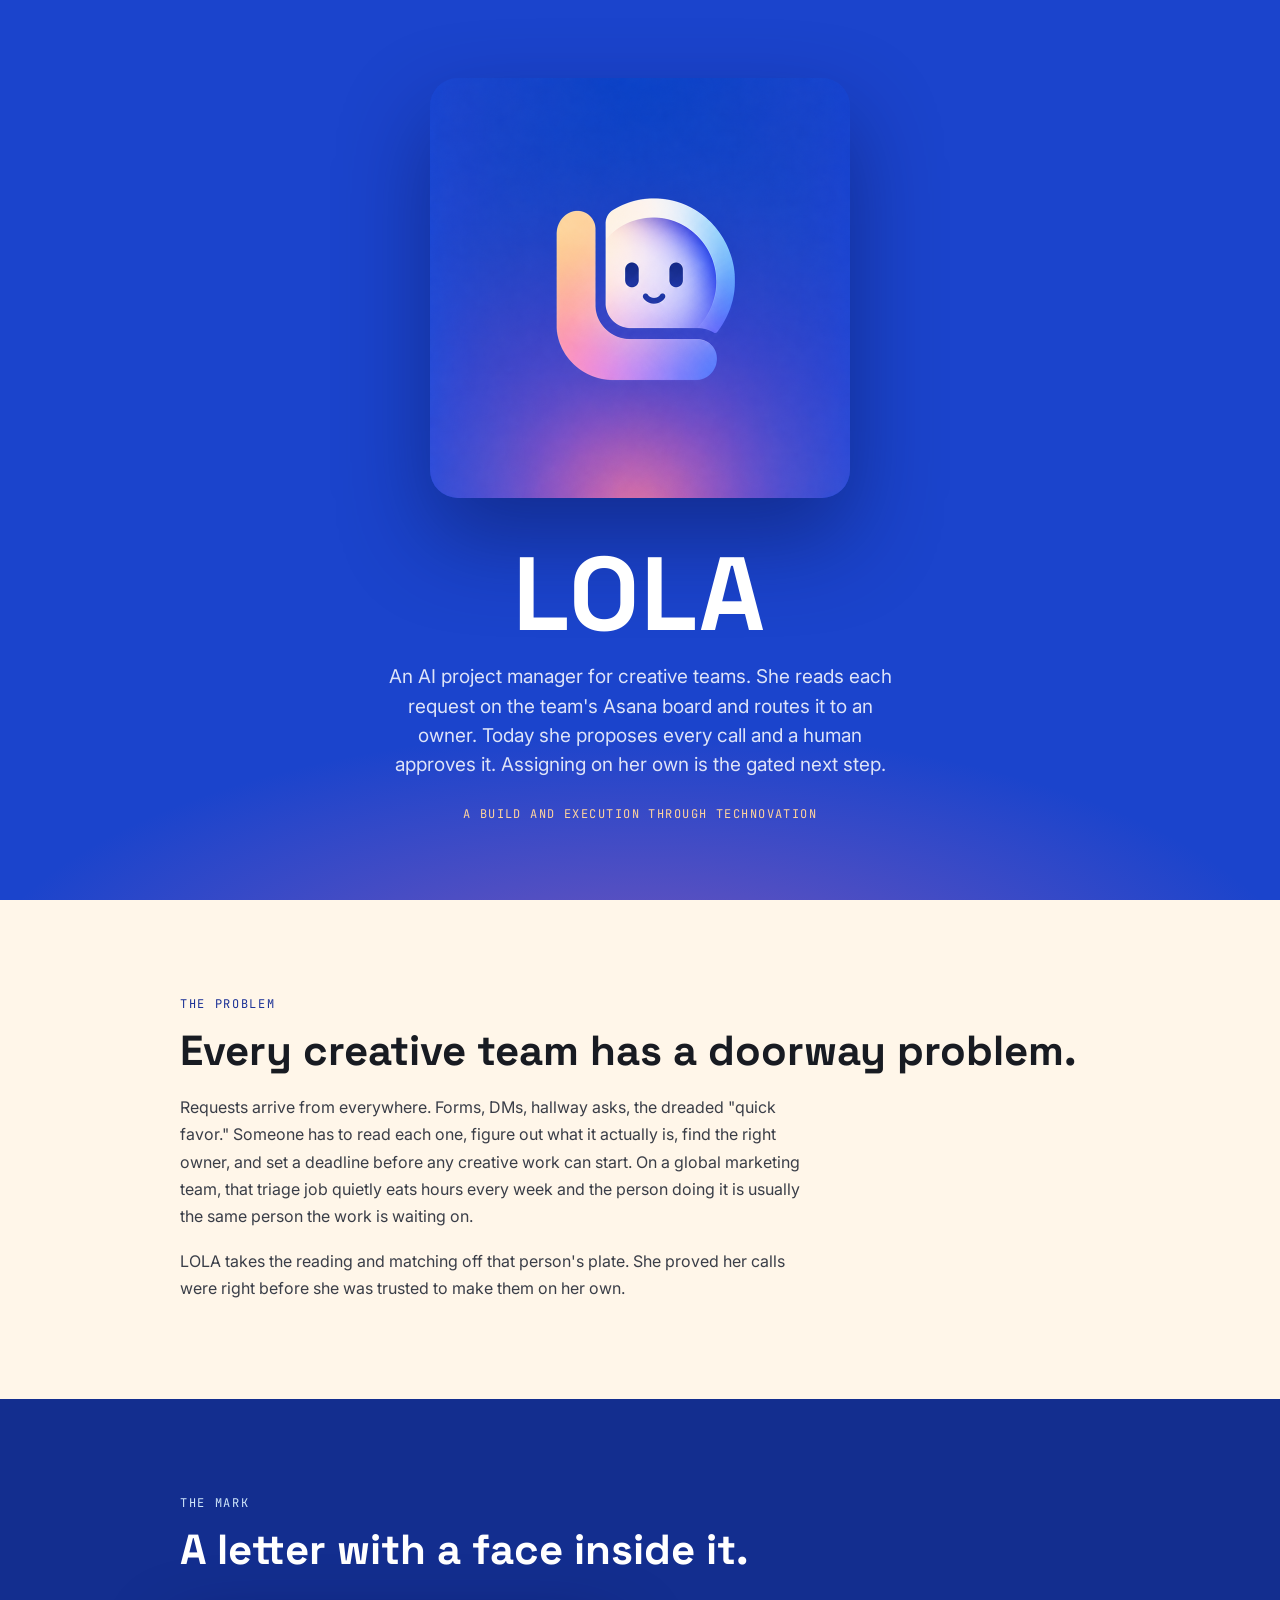
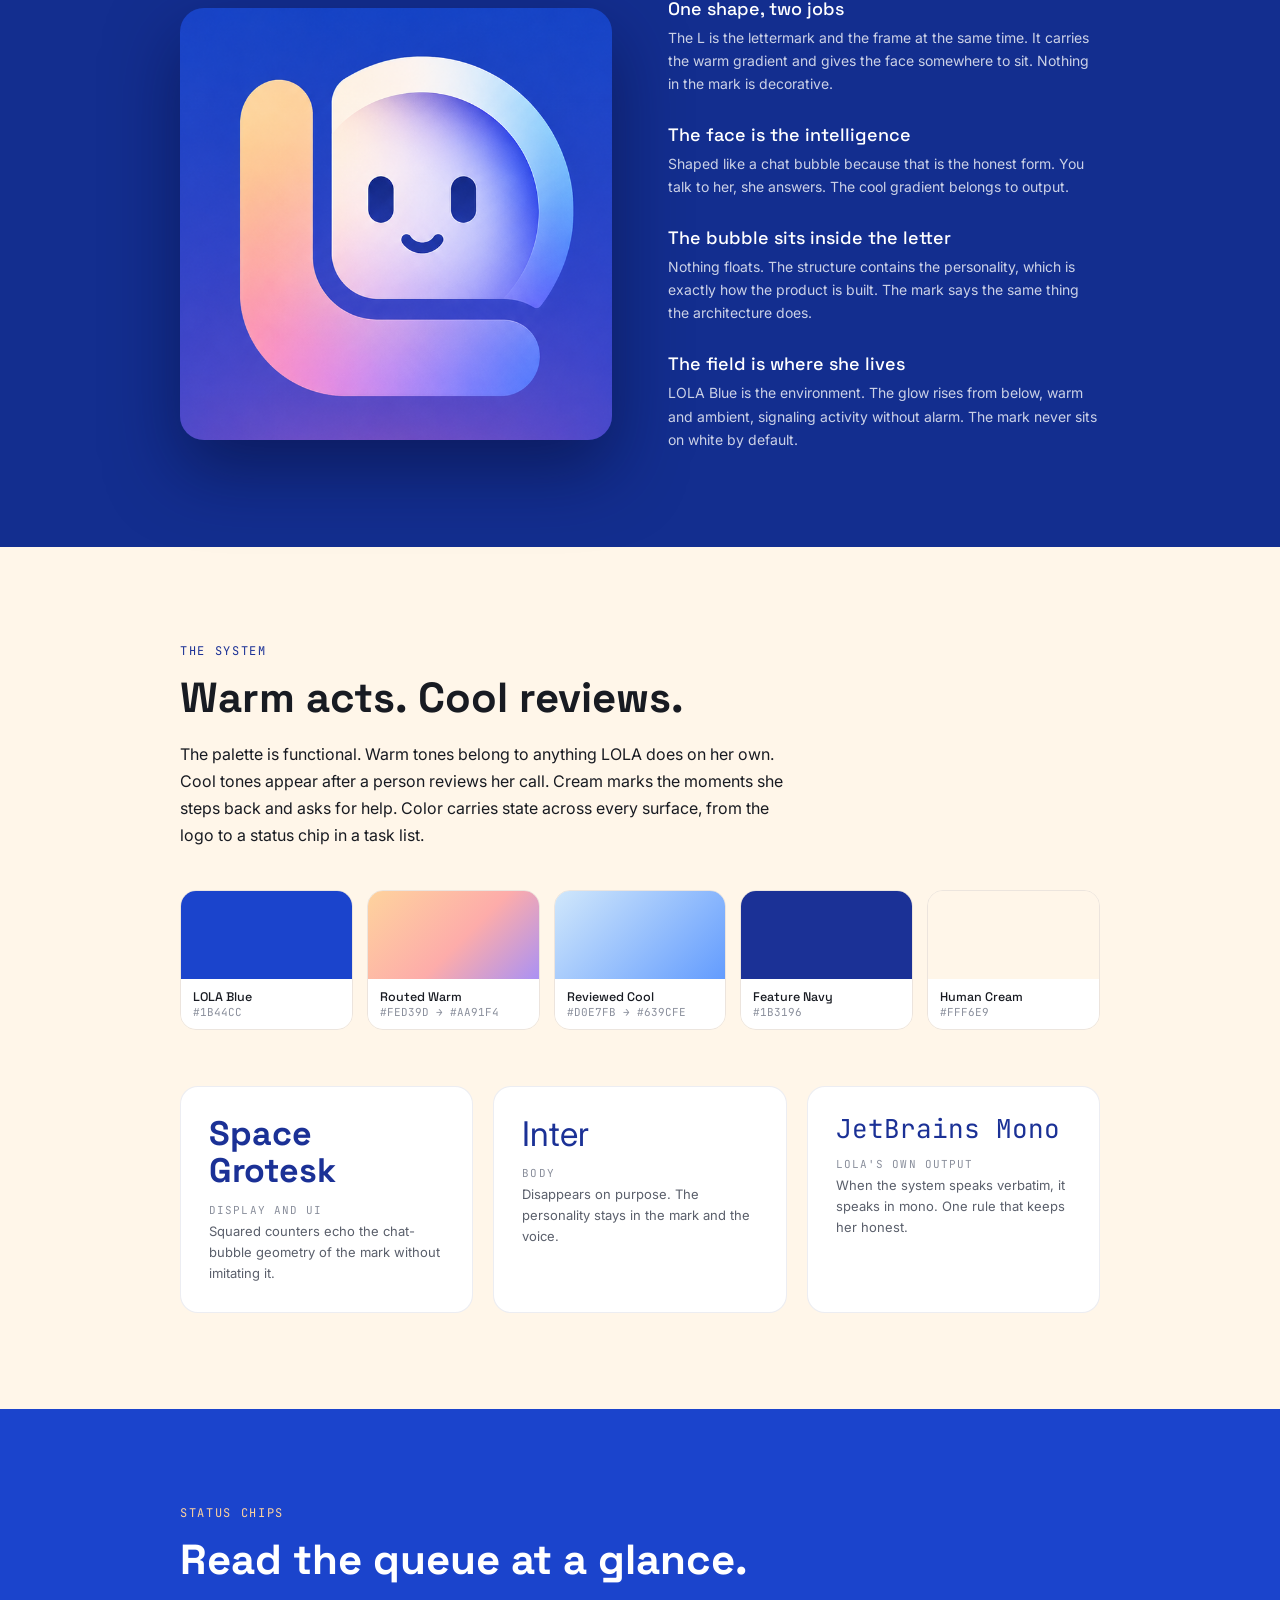
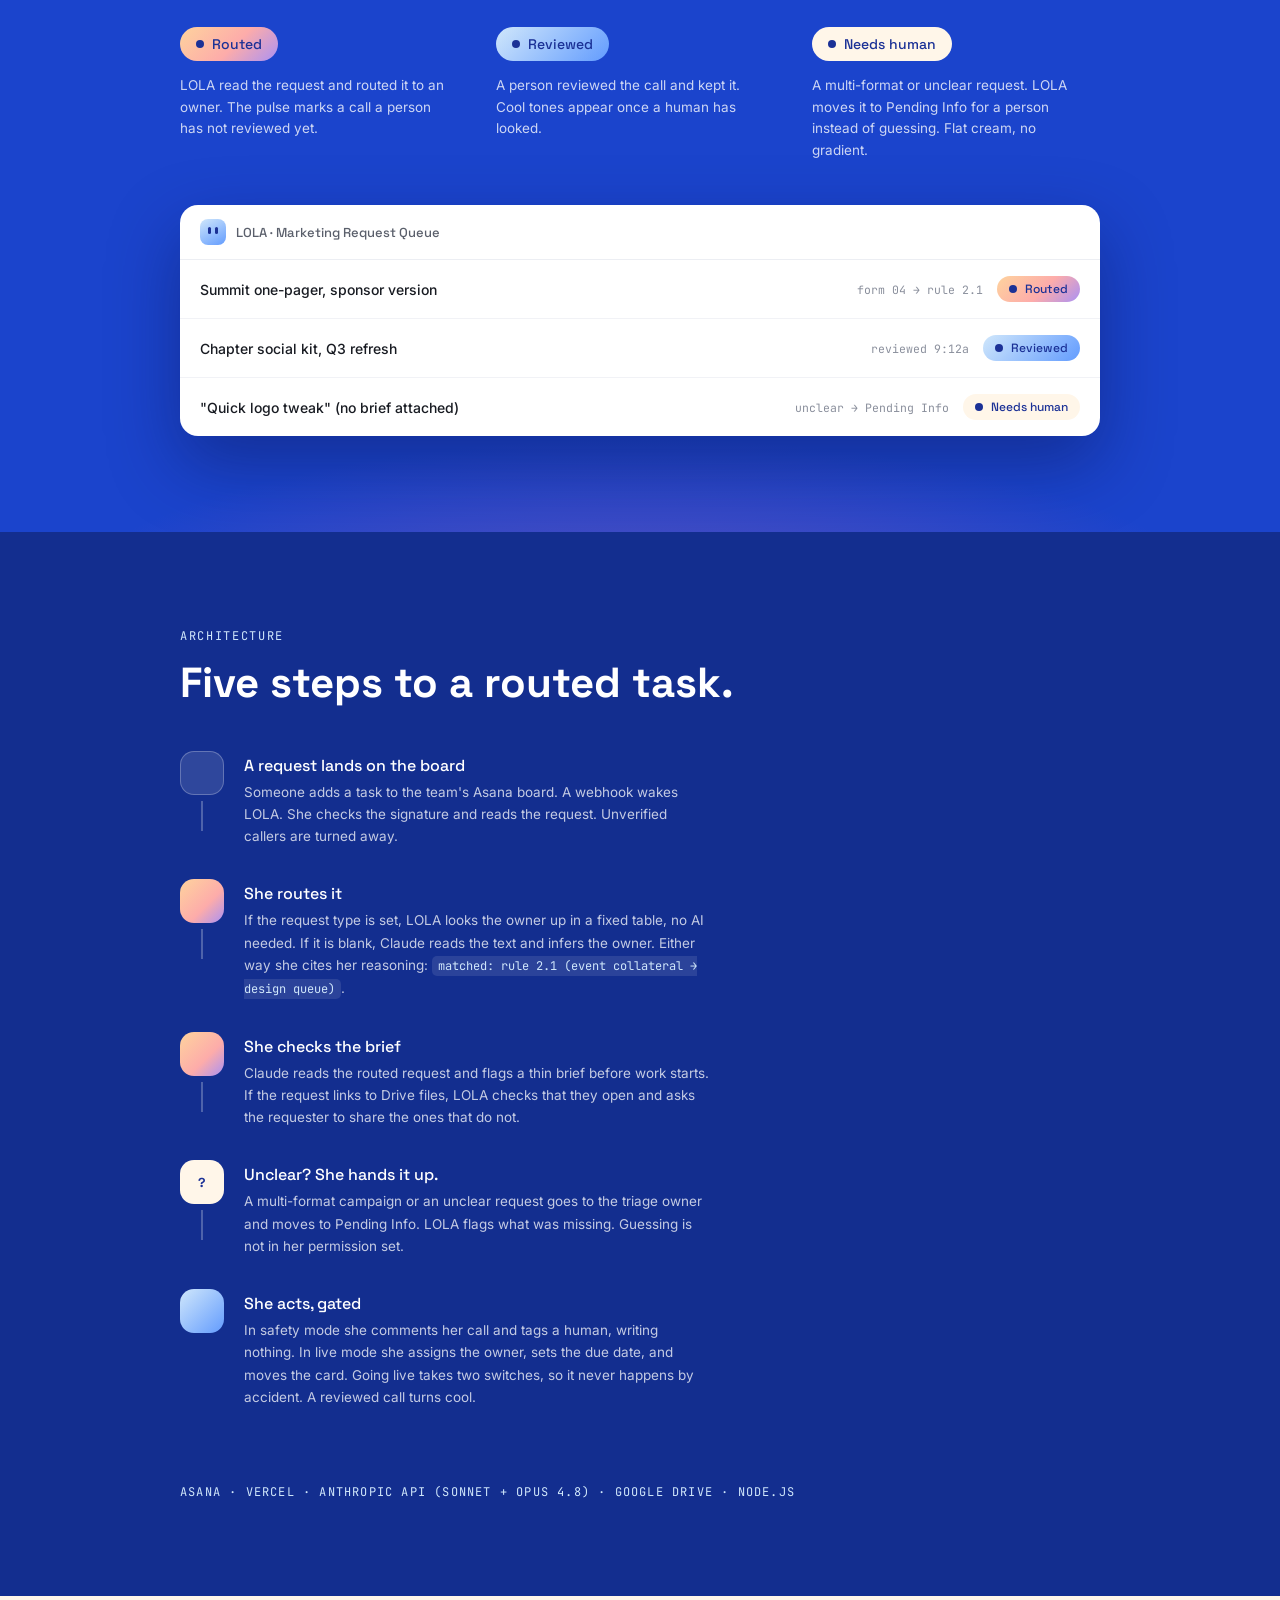
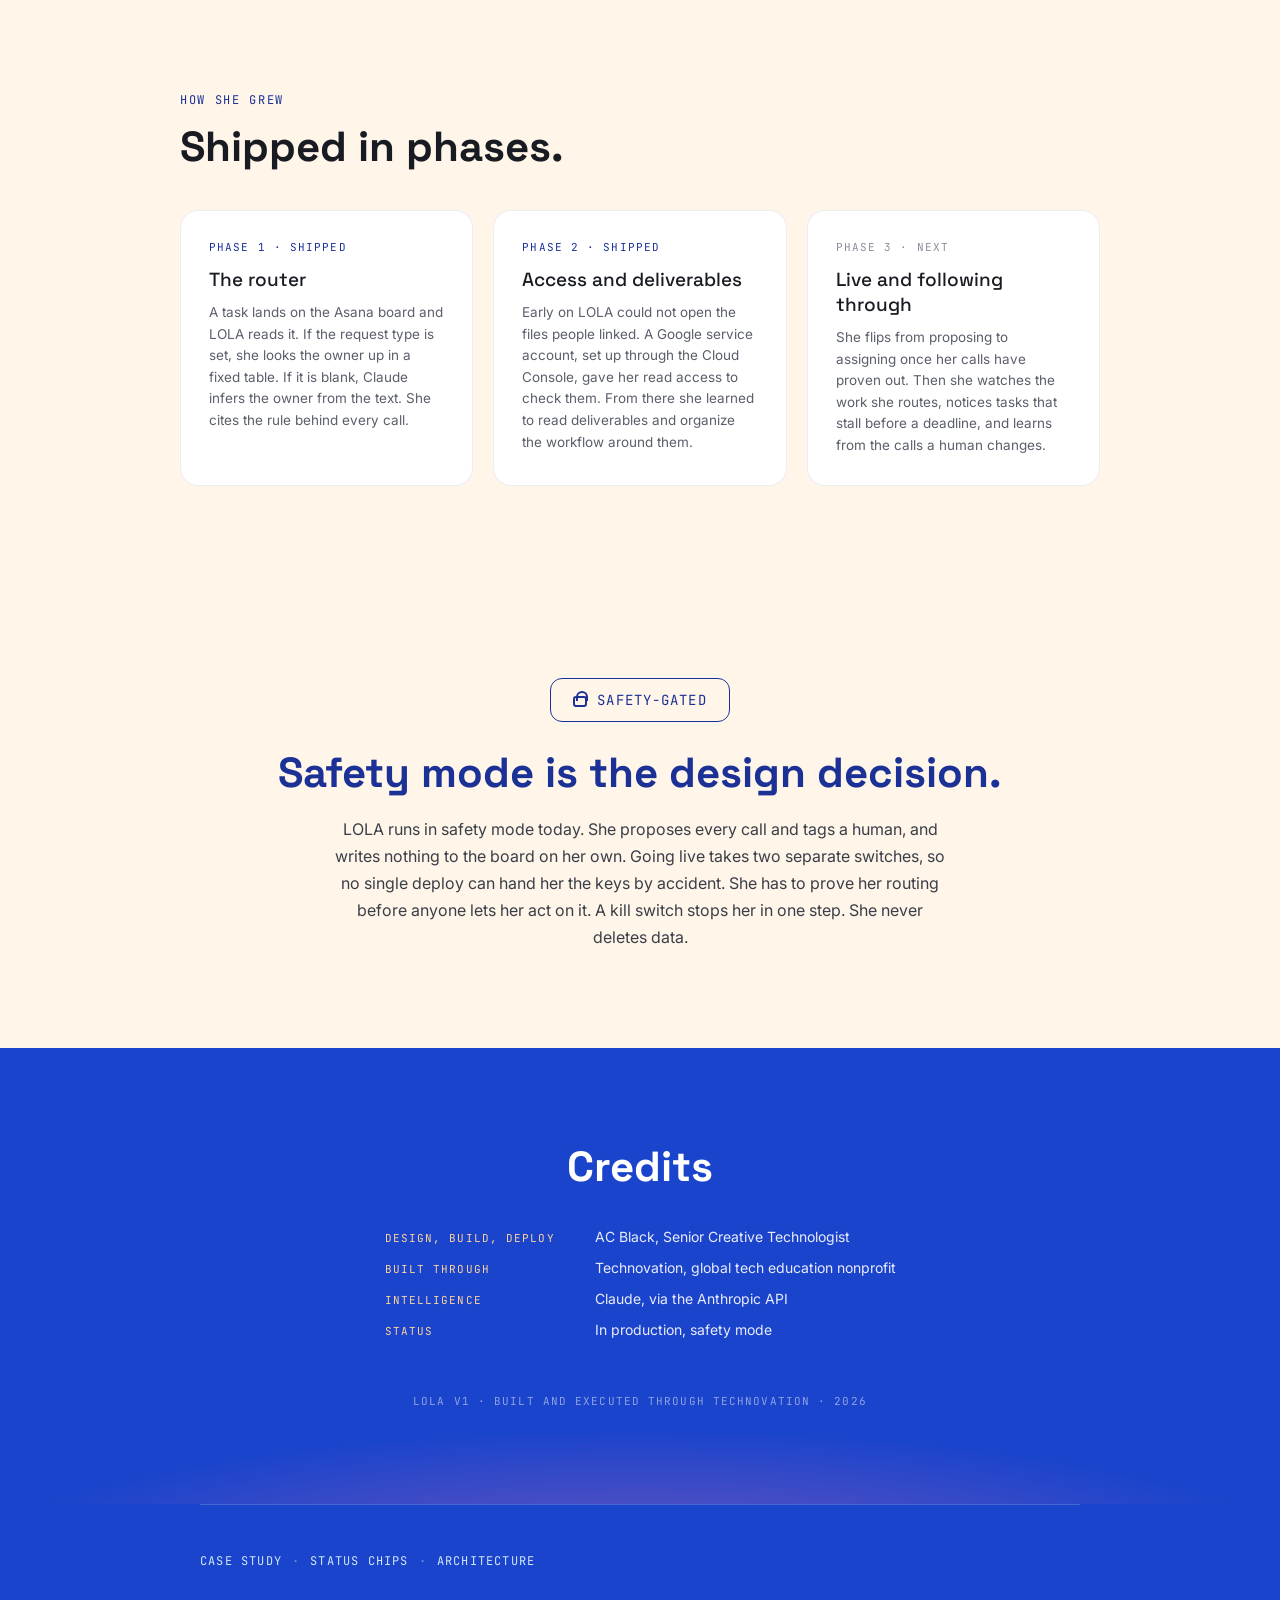
<file: index.html>
<!DOCTYPE html>
<html lang="en">
<head>
<meta charset="UTF-8">
<meta name="viewport" content="width=device-width, initial-scale=1.0">
<title>LOLA · Case Study</title>
<link rel="preconnect" href="https://fonts.googleapis.com">
<link href="https://fonts.googleapis.com/css2?family=Space+Grotesk:wght@400;500;700&family=Inter:wght@400;500&family=JetBrains+Mono:wght@400;500&display=swap" rel="stylesheet">
<link rel="stylesheet" href="assets/tokens.css">
<link rel="stylesheet" href="assets/shared.css">
<style>
  :root{
    --field-deep:#132E8F;
    --ink:#181B22;
  }
  html{scroll-behavior:smooth;}
  @media (prefers-reduced-motion:reduce){html{scroll-behavior:auto;}}
  .mono{font-family:'JetBrains Mono',monospace;}
  .grotesk{font-family:'Space Grotesk',sans-serif;}

  /* ============ HERO ============ */
  .hero{
    min-height:100vh;
    display:flex;flex-direction:column;align-items:center;justify-content:center;
    text-align:center;padding:64px 24px;
    background:var(--field);
    background-image:radial-gradient(ellipse 85% 50% at 50% 112%, rgba(187,100,175,.6), transparent 62%);
    position:relative;
  }
  .hero img{
    width:min(420px,72vw);border-radius:28px;
    box-shadow:0 40px 90px rgba(8,16,70,.45);
    margin-bottom:44px;
  }
  .hero h1{
    font-family:'Space Grotesk',sans-serif;font-weight:700;
    font-size:clamp(52px,9vw,104px);letter-spacing:.02em;line-height:1;
  }
  .hero .sub{
    margin-top:16px;font-size:clamp(15px,2vw,19px);color:rgba(255,255,255,.85);
    max-width:44ch;line-height:1.55;
  }
  .hero .credit{
    margin-top:26px;
    font-family:'JetBrains Mono',monospace;font-size:12px;letter-spacing:.12em;
    text-transform:uppercase;color:var(--warm-a);
  }

  /* ============ SHARED ============ */
  section{padding:96px 24px;}
  .wrap{max-width:920px;margin:0 auto;}
  .kicker{
    font-family:'JetBrains Mono',monospace;font-size:12px;letter-spacing:.14em;
    text-transform:uppercase;margin-bottom:16px;
  }
  h2{
    font-family:'Space Grotesk',sans-serif;font-weight:700;
    font-size:clamp(28px,4.5vw,42px);line-height:1.1;margin-bottom:20px;
  }
  .body-copy{font-size:16px;line-height:1.7;max-width:62ch;}
  .body-copy + .body-copy{margin-top:18px;}

  /* ============ PROBLEM (cream) ============ */
  .s-problem{background:var(--cream);color:var(--ink);}
  .s-problem .kicker{color:var(--navy);}
  .s-problem .body-copy{color:#3a3e48;}


  /* ============ MARK ANATOMY ============ */
  .s-mark{background:var(--field-deep);}
  .s-mark .kicker{color:var(--cool-a);}
  .anatomy{display:grid;grid-template-columns:1fr 1fr;gap:56px;align-items:center;margin-top:24px;}
  .anatomy img{width:100%;border-radius:24px;box-shadow:0 30px 70px rgba(5,10,50,.5);}
  .an-list{display:flex;flex-direction:column;gap:28px;}
  .an-item .n{
    font-family:'JetBrains Mono',monospace;font-size:12px;color:var(--warm-a);
    letter-spacing:.1em;margin-bottom:6px;display:block;
  }
  .an-item h3{font-family:'Space Grotesk',sans-serif;font-weight:500;font-size:18px;margin-bottom:6px;}
  .an-item p{font-size:14px;line-height:1.65;color:rgba(255,255,255,.78);}
  @media (max-width:760px){.anatomy{grid-template-columns:1fr;}}

  /* ============ BRAND SYSTEM (cream) ============ */
  .s-brand{background:var(--cream);color:var(--ink);}
  .s-brand .kicker{color:var(--navy);}
  .swatches{display:grid;grid-template-columns:repeat(auto-fit,minmax(120px,1fr));gap:14px;margin:40px 0 56px;}
  .swatch{border-radius:16px;overflow:hidden;border:1px solid rgba(20,30,90,.08);}
  .swatch .color{height:88px;}
  .swatch .label{padding:10px 12px;background:#fff;}
  .swatch .label .name{font-family:'Space Grotesk',sans-serif;font-weight:500;font-size:12.5px;color:var(--ink);}
  .swatch .label .hex{font-family:'JetBrains Mono',monospace;font-size:11px;color:#8a8f9c;}
  .type-spec{display:grid;grid-template-columns:repeat(auto-fit,minmax(240px,1fr));gap:20px;}
  .type-card{background:#fff;border-radius:18px;padding:28px;border:1px solid rgba(20,30,90,.08);}
  .type-card .sample{font-size:34px;line-height:1.1;color:var(--navy);margin-bottom:14px;}
  .type-card .role{font-family:'JetBrains Mono',monospace;font-size:11px;letter-spacing:.1em;text-transform:uppercase;color:#8a8f9c;margin-bottom:4px;}
  .type-card .why{font-size:13px;color:#5a5f6b;line-height:1.6;}

  /* ============ CHIPS ============ */
  .s-chips{background:var(--field);background-image:radial-gradient(ellipse 80% 50% at 50% 118%, rgba(187,100,175,.5), transparent 62%);}
  .s-chips .kicker{color:var(--warm-a);}
  .chip-grid{display:grid;grid-template-columns:repeat(auto-fit,minmax(220px,1fr));gap:28px;margin:44px 0;}
  .chip-cell .desc{font-size:13.5px;line-height:1.6;color:rgba(255,255,255,.78);margin-top:14px;max-width:30ch;}
  .queue{
    background:#fff;border-radius:18px;overflow:hidden;color:var(--ink);
    box-shadow:0 28px 70px rgba(8,16,70,.4);
  }

  /* ============ ARCHITECTURE ============ */
  .s-arch{background:var(--field-deep);}
  .s-arch .kicker{color:var(--cool-a);}
  .flow{margin-top:44px;}
  .line{min-height:30px;}
  .stage-body{padding-bottom:32px;}
  .stage-copy{line-height:1.65;}
  .stack-line{
    margin-top:44px;font-family:'JetBrains Mono',monospace;font-size:12px;
    letter-spacing:.1em;color:var(--cool-a);text-transform:uppercase;
  }

  /* ============ PHASES ============ */
  .s-phases{background:var(--cream);color:var(--ink);}
  .s-phases .kicker{color:var(--navy);}
  .phase-grid{display:grid;grid-template-columns:repeat(auto-fit,minmax(240px,1fr));gap:20px;margin-top:40px;}
  .phase-card{background:#fff;border-radius:18px;padding:28px;border:1px solid rgba(20,30,90,.08);}
  .phase-card .tag{font-family:'JetBrains Mono',monospace;font-size:11px;letter-spacing:.1em;text-transform:uppercase;color:#8a8f9c;margin-bottom:10px;}
  .phase-card .tag.shipped{color:var(--navy);}
  .phase-card h3{font-family:'Space Grotesk',sans-serif;font-weight:500;font-size:19px;color:var(--ink);margin-bottom:10px;}
  .phase-card p{font-size:13.5px;line-height:1.6;color:#5a5f6b;}

  /* ============ SAFETY ============ */
  .s-safety{background:var(--cream);color:var(--ink);text-align:center;}
  .safety-badge{
    display:inline-flex;align-items:center;gap:10px;
    border:1.5px solid var(--navy);border-radius:12px;padding:12px 22px;
    font-family:'JetBrains Mono',monospace;font-size:14px;letter-spacing:.08em;color:var(--navy);
    margin-bottom:28px;
  }
  .lock{width:14px;height:11px;border:2px solid var(--navy);border-radius:3px;position:relative;flex:none;margin-top:4px;}
  .lock::before{content:"";position:absolute;width:8px;height:8px;border:2px solid var(--navy);border-bottom:none;border-radius:6px 6px 0 0;left:1px;top:-7px;}
  .s-safety h2{color:var(--navy);}
  .s-safety .body-copy{color:#3a3e48;margin:0 auto;}

  /* ============ CREDITS ============ */
  .s-credits{background:var(--field);text-align:center;
    background-image:radial-gradient(ellipse 85% 50% at 50% 115%, rgba(187,100,175,.55), transparent 62%);
  }
  .s-credits h2{margin-bottom:36px;}
  .credit-list{display:inline-flex;flex-direction:column;gap:14px;text-align:left;}
  .credit-item{display:flex;gap:20px;align-items:baseline;font-size:14px;}
  .credit-item .role{
    font-family:'JetBrains Mono',monospace;font-size:11px;letter-spacing:.1em;
    text-transform:uppercase;color:var(--warm-a);width:190px;flex:none;
  }
  .credit-item .val{color:rgba(255,255,255,.9);}
  .fin{margin-top:56px;font-family:'JetBrains Mono',monospace;font-size:11px;letter-spacing:.1em;color:rgba(255,255,255,.5);}
</style>
</head>
<body>

<!-- HERO -->
<header class="hero">
  <img src="assets/lola-hero.png" alt="LOLA logo: a warm gradient letter L holding a smiling chat-bubble face on a blue field">
  <h1>LOLA</h1>
  <p class="sub">An AI project manager for creative teams. She reads each request on the team's Asana board and routes it to an owner. Today she proposes every call and a human approves it. Assigning on her own is the gated next step.</p>
  <p class="credit">A build and execution through Technovation</p>
</header>

<!-- PROBLEM -->
<section class="s-problem">
  <div class="wrap">
    <p class="kicker">The problem</p>
    <h2>Every creative team has a doorway problem.</h2>
    <p class="body-copy">Requests arrive from everywhere. Forms, DMs, hallway asks, the dreaded "quick favor." Someone has to read each one, figure out what it actually is, find the right owner, and set a deadline before any creative work can start. On a global marketing team, that triage job quietly eats hours every week and the person doing it is usually the same person the work is waiting on.</p>
    <p class="body-copy">LOLA takes the reading and matching off that person's plate. She proved her calls were right before she was trusted to make them on her own.</p>
  </div>
</section>

<!-- MARK -->
<section class="s-mark">
  <div class="wrap">
    <p class="kicker">The mark</p>
    <h2>A letter with a face inside it.</h2>
    <div class="anatomy">
      <img src="assets/lola-mark-detail.png" alt="Close crop of the LOLA mark showing the L wrapped around the chat-bubble face">
      <div class="an-list">
        <div class="an-item">
          <h3>One shape, two jobs</h3>
          <p>The L is the lettermark and the frame at the same time. It carries the warm gradient and gives the face somewhere to sit. Nothing in the mark is decorative.</p>
        </div>
        <div class="an-item">
          <h3>The face is the intelligence</h3>
          <p>Shaped like a chat bubble because that is the honest form. You talk to her, she answers. The cool gradient belongs to output.</p>
        </div>
        <div class="an-item">
          <h3>The bubble sits inside the letter</h3>
          <p>Nothing floats. The structure contains the personality, which is exactly how the product is built. The mark says the same thing the architecture does.</p>
        </div>
        <div class="an-item">
          <h3>The field is where she lives</h3>
          <p>LOLA Blue is the environment. The glow rises from below, warm and ambient, signaling activity without alarm. The mark never sits on white by default.</p>
        </div>
      </div>
    </div>
  </div>
</section>

<!-- BRAND SYSTEM -->
<section class="s-brand">
  <div class="wrap">
    <p class="kicker">The system</p>
    <h2>Warm acts. Cool reviews.</h2>
    <p class="body-copy">The palette is functional. Warm tones belong to anything LOLA does on her own. Cool tones appear after a person reviews her call. Cream marks the moments she steps back and asks for help. Color carries state across every surface, from the logo to a status chip in a task list.</p>
    <div class="swatches">
      <div class="swatch"><div class="color" style="background:#1B44CC"></div><div class="label"><div class="name">LOLA Blue</div><div class="hex">#1B44CC</div></div></div>
      <div class="swatch"><div class="color" style="background:linear-gradient(135deg,#FED39D,#FDACAA 55%,#AA91F4)"></div><div class="label"><div class="name">Routed Warm</div><div class="hex">#FED39D → #AA91F4</div></div></div>
      <div class="swatch"><div class="color" style="background:linear-gradient(135deg,#D0E7FB,#639CFE)"></div><div class="label"><div class="name">Reviewed Cool</div><div class="hex">#D0E7FB → #639CFE</div></div></div>
      <div class="swatch"><div class="color" style="background:#1B3196"></div><div class="label"><div class="name">Feature Navy</div><div class="hex">#1B3196</div></div></div>
      <div class="swatch"><div class="color" style="background:#FFF6E9"></div><div class="label"><div class="name">Human Cream</div><div class="hex">#FFF6E9</div></div></div>
    </div>
    <div class="type-spec">
      <div class="type-card">
        <div class="sample" style="font-family:'Space Grotesk',sans-serif;font-weight:700;">Space Grotesk</div>
        <div class="role">Display and UI</div>
        <p class="why">Squared counters echo the chat-bubble geometry of the mark without imitating it.</p>
      </div>
      <div class="type-card">
        <div class="sample" style="font-family:'Inter',sans-serif;">Inter</div>
        <div class="role">Body</div>
        <p class="why">Disappears on purpose. The personality stays in the mark and the voice.</p>
      </div>
      <div class="type-card">
        <div class="sample" style="font-family:'JetBrains Mono',monospace;font-size:26px;">JetBrains Mono</div>
        <div class="role">LOLA's own output</div>
        <p class="why">When the system speaks verbatim, it speaks in mono. One rule that keeps her honest.</p>
      </div>
    </div>
  </div>
</section>

<!-- CHIPS -->
<section class="s-chips">
  <div class="wrap">
    <p class="kicker">Status chips</p>
    <h2>Read the queue at a glance.</h2>
    <div class="chip-grid">
      <div class="chip-cell">
        <span class="chip chip-routed"><span class="dot"></span>Routed</span>
        <p class="desc">LOLA read the request and routed it to an owner. The pulse marks a call a person has not reviewed yet.</p>
      </div>
      <div class="chip-cell">
        <span class="chip chip-reviewed"><span class="dot"></span>Reviewed</span>
        <p class="desc">A person reviewed the call and kept it. Cool tones appear once a human has looked.</p>
      </div>
      <div class="chip-cell">
        <span class="chip chip-human"><span class="dot"></span>Needs human</span>
        <p class="desc">A multi-format or unclear request. LOLA moves it to Pending Info for a person instead of guessing. Flat cream, no gradient.</p>
      </div>
    </div>
    <div class="queue">
      <div class="queue-head"><span class="avatar"></span> LOLA · Marketing Request Queue</div>
      <div class="task">
        <span class="task-title">Summit one-pager, sponsor version</span>
        <span class="task-meta">form 04 → rule 2.1</span>
        <span class="chip chip-routed sm"><span class="dot"></span>Routed</span>
      </div>
      <div class="task">
        <span class="task-title">Chapter social kit, Q3 refresh</span>
        <span class="task-meta">reviewed 9:12a</span>
        <span class="chip chip-reviewed sm"><span class="dot"></span>Reviewed</span>
      </div>
      <div class="task">
        <span class="task-title">"Quick logo tweak" (no brief attached)</span>
        <span class="task-meta">unclear → Pending Info</span>
        <span class="chip chip-human sm"><span class="dot"></span>Needs human</span>
      </div>
    </div>
  </div>
</section>

<!-- ARCHITECTURE -->
<section class="s-arch">
  <div class="wrap">
    <p class="kicker">Architecture</p>
    <h2>Five steps to a routed task.</h2>
    <div class="flow">
      <div class="stage">
        <div class="rail"><div class="node ghost"></div><div class="line"></div></div>
        <div class="stage-body">
          <p class="stage-title">A request lands on the board</p>
          <p class="stage-copy">Someone adds a task to the team's Asana board. A webhook wakes LOLA. She checks the signature and reads the request. Unverified callers are turned away.</p>
        </div>
      </div>
      <div class="stage">
        <div class="rail"><div class="node warm"></div><div class="line"></div></div>
        <div class="stage-body">
          <p class="stage-title">She routes it</p>
          <p class="stage-copy">If the request type is set, LOLA looks the owner up in a fixed table, no AI needed. If it is blank, Claude reads the text and infers the owner. Either way she cites her reasoning: <code>matched: rule 2.1 (event collateral → design queue)</code>.</p>
        </div>
      </div>
      <div class="stage">
        <div class="rail"><div class="node warm"></div><div class="line"></div></div>
        <div class="stage-body">
          <p class="stage-title">She checks the brief</p>
          <p class="stage-copy">Claude reads the routed request and flags a thin brief before work starts. If the request links to Drive files, LOLA checks that they open and asks the requester to share the ones that do not.</p>
        </div>
      </div>
      <div class="stage">
        <div class="rail"><div class="node cream" style="font-size:13px">?</div><div class="line"></div></div>
        <div class="stage-body">
          <p class="stage-title">Unclear? She hands it up.</p>
          <p class="stage-copy">A multi-format campaign or an unclear request goes to the triage owner and moves to Pending Info. LOLA flags what was missing. Guessing is not in her permission set.</p>
        </div>
      </div>
      <div class="stage">
        <div class="rail"><div class="node cool"></div></div>
        <div class="stage-body">
          <p class="stage-title">She acts, gated</p>
          <p class="stage-copy">In safety mode she comments her call and tags a human, writing nothing. In live mode she assigns the owner, sets the due date, and moves the card. Going live takes two switches, so it never happens by accident. A reviewed call turns cool.</p>
        </div>
      </div>
    </div>
    <p class="stack-line">Asana · Vercel · Anthropic API (Sonnet + Opus 4.8) · Google Drive · Node.js</p>
  </div>
</section>

<!-- PHASES -->
<section class="s-phases">
  <div class="wrap">
    <p class="kicker">How she grew</p>
    <h2>Shipped in phases.</h2>
    <div class="phase-grid">
      <div class="phase-card">
        <p class="tag shipped">Phase 1 · Shipped</p>
        <h3>The router</h3>
        <p>A task lands on the Asana board and LOLA reads it. If the request type is set, she looks the owner up in a fixed table. If it is blank, Claude infers the owner from the text. She cites the rule behind every call.</p>
      </div>
      <div class="phase-card">
        <p class="tag shipped">Phase 2 · Shipped</p>
        <h3>Access and deliverables</h3>
        <p>Early on LOLA could not open the files people linked. A Google service account, set up through the Cloud Console, gave her read access to check them. From there she learned to read deliverables and organize the workflow around them.</p>
      </div>
      <div class="phase-card">
        <p class="tag">Phase 3 · Next</p>
        <h3>Live and following through</h3>
        <p>She flips from proposing to assigning once her calls have proven out. Then she watches the work she routes, notices tasks that stall before a deadline, and learns from the calls a human changes.</p>
      </div>
    </div>
  </div>
</section>

<!-- SAFETY -->
<section class="s-safety">
  <div class="wrap">
    <span class="safety-badge"><span class="lock"></span>SAFETY-GATED</span>
    <h2>Safety mode is the design decision.</h2>
    <p class="body-copy">LOLA runs in safety mode today. She proposes every call and tags a human, and writes nothing to the board on her own. Going live takes two separate switches, so no single deploy can hand her the keys by accident. She has to prove her routing before anyone lets her act on it. A kill switch stops her in one step. She never deletes data.</p>
  </div>
</section>

<!-- CREDITS -->
<section class="s-credits">
  <div class="wrap">
    <h2>Credits</h2>
    <div class="credit-list">
      <div class="credit-item"><span class="role">Design, build, deploy</span><span class="val">AC Black, Senior Creative Technologist</span></div>
      <div class="credit-item"><span class="role">Built through</span><span class="val">Technovation, global tech education nonprofit</span></div>
      <div class="credit-item"><span class="role">Intelligence</span><span class="val">Claude, via the Anthropic API</span></div>
      <div class="credit-item"><span class="role">Status</span><span class="val">In production, safety mode</span></div>
    </div>
    <p class="fin">LOLA V1 · BUILT AND EXECUTED THROUGH TECHNOVATION · 2026</p>
  </div>
</section>

<footer class="site-foot">
  <nav class="site-nav" aria-label="Site pages">
    <a href="index.html">Case study</a><span class="sep">·</span><a href="specs/chips.html">Status chips</a><span class="sep">·</span><a href="specs/architecture.html">Architecture</a>
  </nav>
</footer>

</body>
</html>
</file>
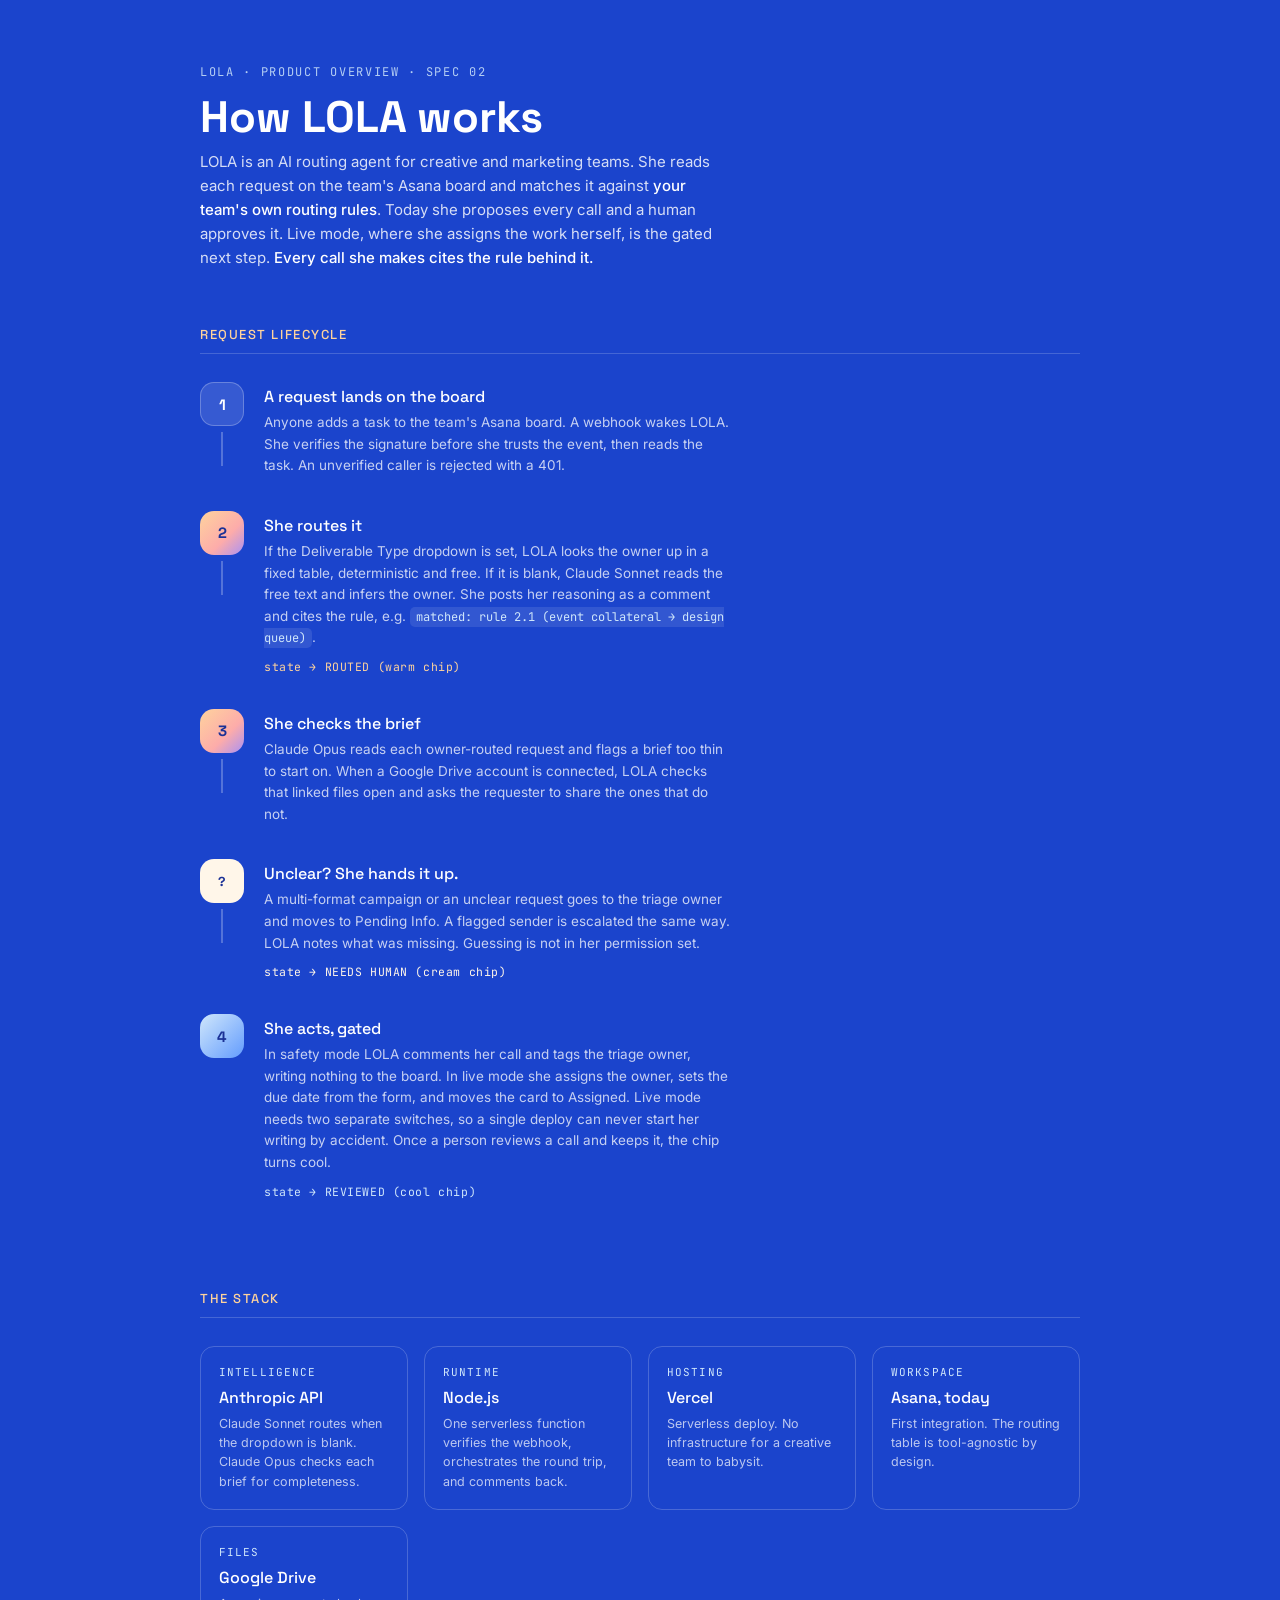
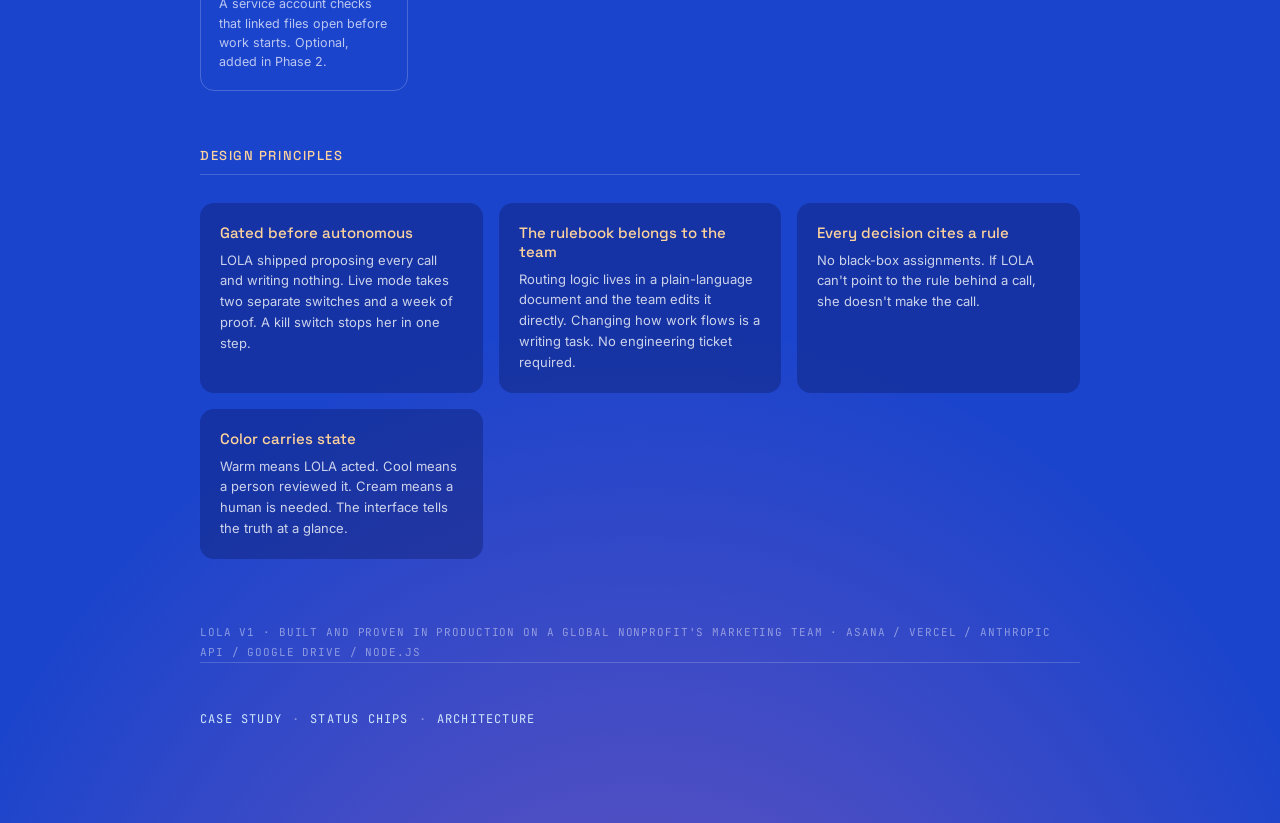
<file: specs/architecture.html>
<!DOCTYPE html>
<html lang="en">
<head>
<meta charset="UTF-8">
<meta name="viewport" content="width=device-width, initial-scale=1.0">
<title>LOLA · Architecture</title>
<link rel="preconnect" href="https://fonts.googleapis.com">
<link href="https://fonts.googleapis.com/css2?family=Space+Grotesk:wght@400;500;700&family=Inter:wght@400;500&family=JetBrains+Mono:wght@400;500&display=swap" rel="stylesheet">
<link rel="stylesheet" href="../assets/tokens.css">
<link rel="stylesheet" href="../assets/shared.css">
<style>
  body{
    background-image:radial-gradient(ellipse 90% 55% at 50% 115%, rgba(187,100,175,.55), transparent 65%);
    min-height:100vh;
    padding:64px 24px 96px;
  }
  .sheet .lede{max-width:58ch;}
  .sheet h2{margin-bottom:28px;}
  .sheet .footer{line-height:1.8;}

  /* ---- flow ---- */
  .flow{display:flex;flex-direction:column;gap:0;}
  .line{min-height:34px;}
  .stage-body{padding-bottom:34px;}
  .stage-copy{line-height:1.6;}
  .fork{
    display:inline-flex;align-items:center;gap:8px;
    font-family:'JetBrains Mono',monospace;font-size:11.5px;letter-spacing:.05em;
    color:var(--warm-a);margin-top:10px;
  }

  /* ---- stack ---- */
  .stack{display:grid;grid-template-columns:repeat(auto-fit,minmax(190px,1fr));gap:16px;}
  .stack-card{
    border:1px solid rgba(255,255,255,.2);border-radius:14px;padding:18px;
  }
  .stack-label{font-family:'JetBrains Mono',monospace;font-size:11px;letter-spacing:.1em;text-transform:uppercase;color:var(--cool-a);margin-bottom:8px;}
  .stack-name{font-family:'Space Grotesk',sans-serif;font-weight:500;font-size:16px;margin-bottom:6px;}
  .stack-note{font-size:12.5px;line-height:1.55;color:rgba(255,255,255,.7);}

  /* ---- principles ---- */
  .principles{display:grid;grid-template-columns:repeat(auto-fit,minmax(230px,1fr));gap:16px;}
  .principle{
    background:rgba(10,20,90,.35);border-radius:14px;padding:20px;
  }
  .principle h3{font-family:'Space Grotesk',sans-serif;font-weight:500;font-size:15px;margin-bottom:8px;color:var(--warm-a);}
  .principle p{font-size:13px;line-height:1.6;color:rgba(255,255,255,.78);}
</style>
</head>
<body>
<div class="sheet">
  <p class="eyebrow">LOLA · Product Overview · Spec 02</p>
  <h1>How LOLA works</h1>
  <p class="lede">LOLA is an AI routing agent for creative and marketing teams. She reads each request on the team's Asana board and matches it against <strong>your team's own routing rules</strong>. Today she proposes every call and a human approves it. Live mode, where she assigns the work herself, is the gated next step. <strong>Every call she makes cites the rule behind it.</strong></p>

  <section>
    <h2>Request lifecycle</h2>
    <div class="flow">

      <div class="stage">
        <div class="rail"><div class="node ghost">1</div><div class="line"></div></div>
        <div class="stage-body">
          <p class="stage-title">A request lands on the board</p>
          <p class="stage-copy">Anyone adds a task to the team's Asana board. A webhook wakes LOLA. She verifies the signature before she trusts the event, then reads the task. An unverified caller is rejected with a 401.</p>
        </div>
      </div>

      <div class="stage">
        <div class="rail"><div class="node warm">2</div><div class="line"></div></div>
        <div class="stage-body">
          <p class="stage-title">She routes it</p>
          <p class="stage-copy">If the Deliverable Type dropdown is set, LOLA looks the owner up in a fixed table, deterministic and free. If it is blank, Claude Sonnet reads the free text and infers the owner. She posts her reasoning as a comment and cites the rule, e.g. <code>matched: rule 2.1 (event collateral → design queue)</code>.</p>
          <p class="fork">state → ROUTED (warm chip)</p>
        </div>
      </div>

      <div class="stage">
        <div class="rail"><div class="node warm">3</div><div class="line"></div></div>
        <div class="stage-body">
          <p class="stage-title">She checks the brief</p>
          <p class="stage-copy">Claude Opus reads each owner-routed request and flags a brief too thin to start on. When a Google Drive account is connected, LOLA checks that linked files open and asks the requester to share the ones that do not.</p>
        </div>
      </div>

      <div class="stage">
        <div class="rail"><div class="node cream" style="font-size:13px">?</div><div class="line"></div></div>
        <div class="stage-body">
          <p class="stage-title">Unclear? She hands it up.</p>
          <p class="stage-copy">A multi-format campaign or an unclear request goes to the triage owner and moves to Pending Info. A flagged sender is escalated the same way. LOLA notes what was missing. Guessing is not in her permission set.</p>
          <p class="fork" style="color:var(--cream)">state → NEEDS HUMAN (cream chip)</p>
        </div>
      </div>

      <div class="stage">
        <div class="rail"><div class="node cool">4</div></div>
        <div class="stage-body">
          <p class="stage-title">She acts, gated</p>
          <p class="stage-copy">In safety mode LOLA comments her call and tags the triage owner, writing nothing to the board. In live mode she assigns the owner, sets the due date from the form, and moves the card to Assigned. Live mode needs two separate switches, so a single deploy can never start her writing by accident. Once a person reviews a call and keeps it, the chip turns cool.</p>
          <p class="fork" style="color:var(--cool-a)">state → REVIEWED (cool chip)</p>
        </div>
      </div>

    </div>
  </section>

  <section>
    <h2>The stack</h2>
    <div class="stack">
      <div class="stack-card">
        <p class="stack-label">Intelligence</p>
        <p class="stack-name">Anthropic API</p>
        <p class="stack-note">Claude Sonnet routes when the dropdown is blank. Claude Opus checks each brief for completeness.</p>
      </div>
      <div class="stack-card">
        <p class="stack-label">Runtime</p>
        <p class="stack-name">Node.js</p>
        <p class="stack-note">One serverless function verifies the webhook, orchestrates the round trip, and comments back.</p>
      </div>
      <div class="stack-card">
        <p class="stack-label">Hosting</p>
        <p class="stack-name">Vercel</p>
        <p class="stack-note">Serverless deploy. No infrastructure for a creative team to babysit.</p>
      </div>
      <div class="stack-card">
        <p class="stack-label">Workspace</p>
        <p class="stack-name">Asana, today</p>
        <p class="stack-note">First integration. The routing table is tool-agnostic by design.</p>
      </div>
      <div class="stack-card">
        <p class="stack-label">Files</p>
        <p class="stack-name">Google Drive</p>
        <p class="stack-note">A service account checks that linked files open before work starts. Optional, added in Phase 2.</p>
      </div>
    </div>
  </section>

  <section>
    <h2>Design principles</h2>
    <div class="principles">
      <div class="principle">
        <h3>Gated before autonomous</h3>
        <p>LOLA shipped proposing every call and writing nothing. Live mode takes two separate switches and a week of proof. A kill switch stops her in one step.</p>
      </div>
      <div class="principle">
        <h3>The rulebook belongs to the team</h3>
        <p>Routing logic lives in a plain-language document and the team edits it directly. Changing how work flows is a writing task. No engineering ticket required.</p>
      </div>
      <div class="principle">
        <h3>Every decision cites a rule</h3>
        <p>No black-box assignments. If LOLA can't point to the rule behind a call, she doesn't make the call.</p>
      </div>
      <div class="principle">
        <h3>Color carries state</h3>
        <p>Warm means LOLA acted. Cool means a person reviewed it. Cream means a human is needed. The interface tells the truth at a glance.</p>
      </div>
    </div>
  </section>

  <p class="footer">LOLA V1 · BUILT AND PROVEN IN PRODUCTION ON A GLOBAL NONPROFIT'S MARKETING TEAM · ASANA / VERCEL / ANTHROPIC API / GOOGLE DRIVE / NODE.JS</p>

  <nav class="site-nav" aria-label="Site pages">
    <a href="../index.html">Case study</a><span class="sep">·</span><a href="chips.html">Status chips</a><span class="sep">·</span><a href="architecture.html">Architecture</a>
  </nav>
</div>
</body>
</html>
</file>
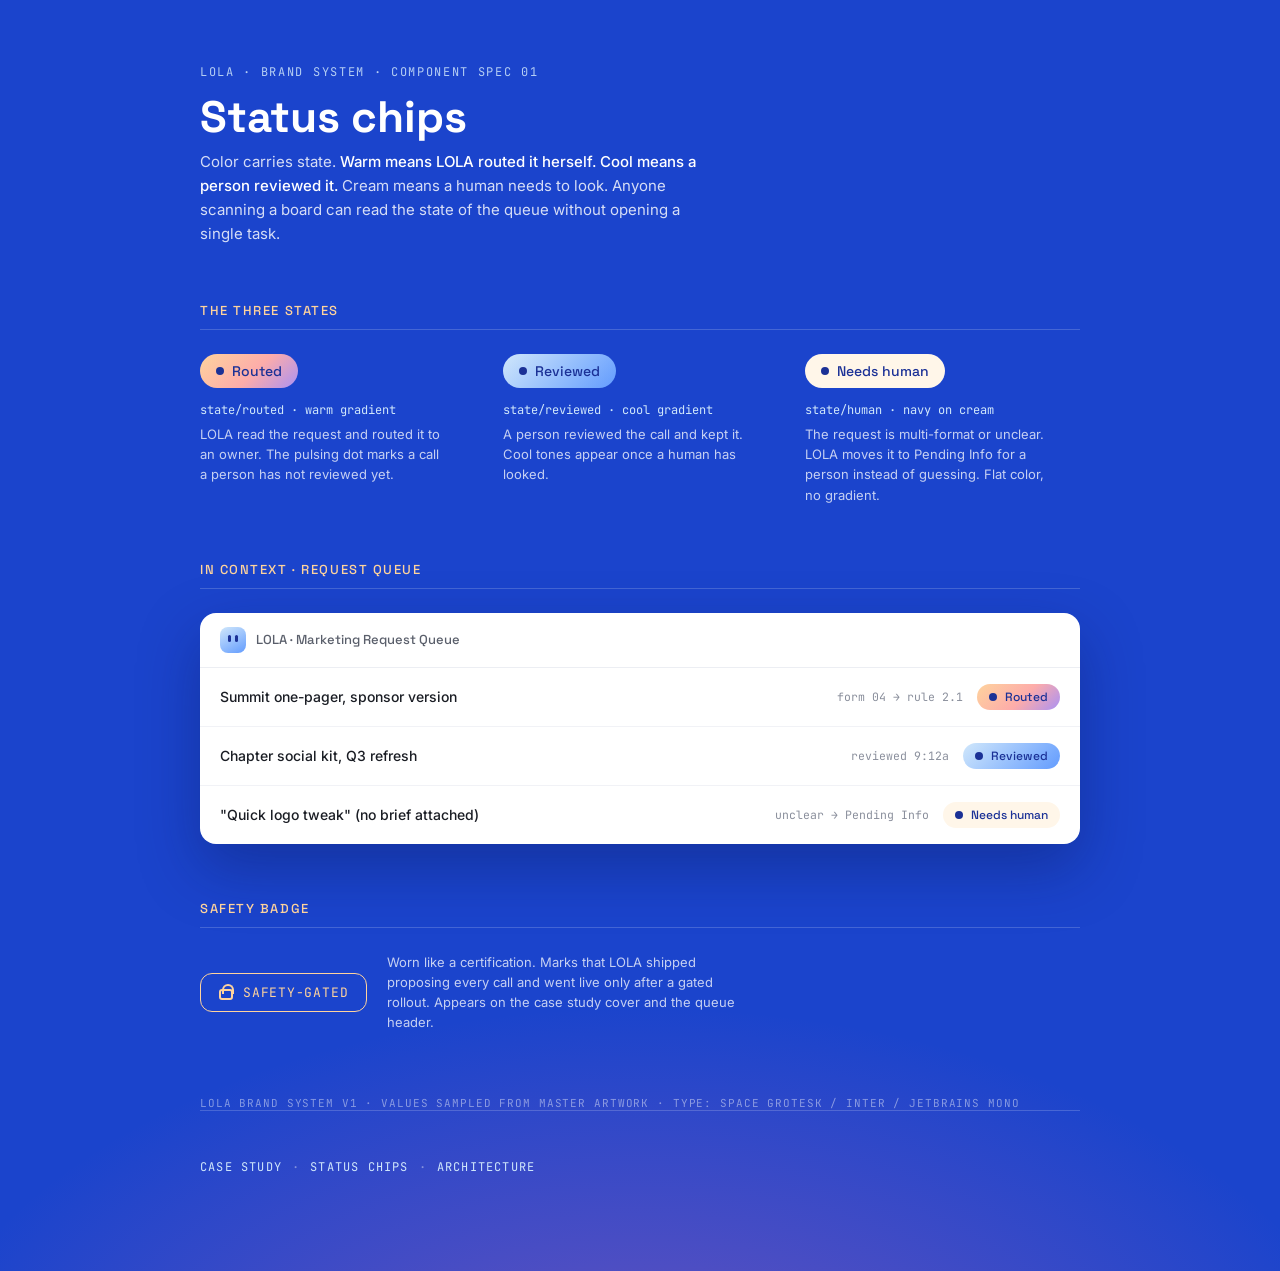
<file: specs/chips.html>
<!DOCTYPE html>
<html lang="en">
<head>
<meta charset="UTF-8">
<meta name="viewport" content="width=device-width, initial-scale=1.0">
<title>LOLA · Status Chip System</title>
<link rel="preconnect" href="https://fonts.googleapis.com">
<link href="https://fonts.googleapis.com/css2?family=Space+Grotesk:wght@400;500;700&family=Inter:wght@400;500&family=JetBrains+Mono:wght@400;500&display=swap" rel="stylesheet">
<link rel="stylesheet" href="../assets/tokens.css">
<link rel="stylesheet" href="../assets/shared.css">
<style>
  :root{
    --field-deep:#16379F;
  }
  body{
    background-image:radial-gradient(ellipse 90% 55% at 50% 115%, rgba(187,100,175,.55), transparent 65%);
    min-height:100vh;
    padding:64px 24px 96px;
  }
  .sheet .lede{max-width:56ch;}
  .sheet h2{margin-bottom:24px;}

  /* ---- chips ---- */
  .chip-row{display:flex;flex-wrap:wrap;gap:28px;}
  .chip-card{flex:1 1 220px;}
  .chip{margin-bottom:14px;}
  .chip.sm{margin:0;}
  .chip-name{font-family:'JetBrains Mono',monospace;font-size:12px;color:var(--cool-a);margin-bottom:6px;}
  .chip-desc{font-size:13px;line-height:1.55;color:rgba(255,255,255,.75);max-width:30ch;}

  /* ---- in context ---- */
  .task-list{
    background:#fff;border-radius:16px;overflow:hidden;
    color:#1a1d24;
    box-shadow:0 24px 60px rgba(10,20,80,.35);
  }

  /* ---- badge ---- */
  .badge-wrap{display:flex;align-items:center;gap:20px;flex-wrap:wrap;}
  .safety-badge{
    display:inline-flex;align-items:center;gap:10px;
    border:1.5px solid var(--warm-a);border-radius:12px;
    padding:10px 18px;
    font-family:'JetBrains Mono',monospace;font-size:13px;letter-spacing:.06em;
    color:var(--warm-a);
  }
  .lock{
    width:14px;height:11px;border:2px solid var(--warm-a);border-radius:3px;position:relative;flex:none;margin-top:4px;
  }
  .lock::before{
    content:"";position:absolute;width:8px;height:8px;
    border:2px solid var(--warm-a);border-bottom:none;border-radius:6px 6px 0 0;
    left:1px;top:-7px;
  }
  .badge-note{font-size:13px;line-height:1.55;color:rgba(255,255,255,.75);max-width:44ch;}
</style>
</head>
<body>
<div class="sheet">
  <p class="eyebrow">LOLA · Brand System · Component Spec 01</p>
  <h1>Status chips</h1>
  <p class="lede">Color carries state. <strong>Warm means LOLA routed it herself.</strong> <strong>Cool means a person reviewed it.</strong> Cream means a human needs to look. Anyone scanning a board can read the state of the queue without opening a single task.</p>

  <section>
    <h2>The three states</h2>
    <div class="chip-row">
      <div class="chip-card">
        <span class="chip chip-routed"><span class="dot"></span>Routed</span>
        <p class="chip-name">state/routed · warm gradient</p>
        <p class="chip-desc">LOLA read the request and routed it to an owner. The pulsing dot marks a call a person has not reviewed yet.</p>
      </div>
      <div class="chip-card">
        <span class="chip chip-reviewed"><span class="dot"></span>Reviewed</span>
        <p class="chip-name">state/reviewed · cool gradient</p>
        <p class="chip-desc">A person reviewed the call and kept it. Cool tones appear once a human has looked.</p>
      </div>
      <div class="chip-card">
        <span class="chip chip-human"><span class="dot"></span>Needs human</span>
        <p class="chip-name">state/human · navy on cream</p>
        <p class="chip-desc">The request is multi-format or unclear. LOLA moves it to Pending Info for a person instead of guessing. Flat color, no gradient.</p>
      </div>
    </div>
  </section>

  <section>
    <h2>In context · request queue</h2>
    <div class="task-list">
      <div class="task-head"><span class="avatar"></span> LOLA · Marketing Request Queue</div>
      <div class="task">
        <span class="task-title">Summit one-pager, sponsor version</span>
        <span class="task-meta">form 04 → rule 2.1</span>
        <span class="chip chip-routed sm"><span class="dot"></span>Routed</span>
      </div>
      <div class="task">
        <span class="task-title">Chapter social kit, Q3 refresh</span>
        <span class="task-meta">reviewed 9:12a</span>
        <span class="chip chip-reviewed sm"><span class="dot"></span>Reviewed</span>
      </div>
      <div class="task">
        <span class="task-title">"Quick logo tweak" (no brief attached)</span>
        <span class="task-meta">unclear → Pending Info</span>
        <span class="chip chip-human sm"><span class="dot"></span>Needs human</span>
      </div>
    </div>
  </section>

  <section>
    <h2>Safety badge</h2>
    <div class="badge-wrap">
      <span class="safety-badge"><span class="lock"></span>SAFETY-GATED</span>
      <p class="badge-note">Worn like a certification. Marks that LOLA shipped proposing every call and went live only after a gated rollout. Appears on the case study cover and the queue header.</p>
    </div>
  </section>

  <p class="footer">LOLA BRAND SYSTEM V1 · VALUES SAMPLED FROM MASTER ARTWORK · TYPE: SPACE GROTESK / INTER / JETBRAINS MONO</p>

  <nav class="site-nav" aria-label="Site pages">
    <a href="../index.html">Case study</a><span class="sep">·</span><a href="chips.html">Status chips</a><span class="sep">·</span><a href="architecture.html">Architecture</a>
  </nav>
</div>
</body>
</html>
</file>
<file: assets/tokens.css>
/* LOLA design tokens. Single source of truth.
   Warm gradients mean LOLA proposed something.
   Cool gradients mean a human approved it.
   Flat cream means she stopped and asked for help. */
:root{
  --field:#1B44CC;
  --glow:#BB64AF;
  --warm-a:#FED39D;
  --warm-b:#FDACAA;
  --warm-c:#AA91F4;
  --cool-a:#D0E7FB;
  --cool-b:#639CFE;
  --navy:#1B3196;
  --cream:#FFF6E9;
}
</file>
<file: assets/shared.css>
/* Styles shared by every LOLA page. Page files hold only what differs. */

*{margin:0;padding:0;box-sizing:border-box;}
body{font-family:'Inter',sans-serif;background:var(--field);color:#fff;}

/* ---- status chips ---- */
.chip{
  display:inline-flex;align-items:center;gap:8px;
  padding:8px 16px;border-radius:999px;
  font-family:'Space Grotesk',sans-serif;font-weight:500;font-size:14px;
}
.chip .dot{width:8px;height:8px;border-radius:50%;flex:none;background:var(--navy);}
.chip-routed{background:linear-gradient(135deg,var(--warm-a),var(--warm-b) 55%,var(--warm-c));color:var(--navy);}
.chip-routed .dot{animation:pulse 2.2s ease-in-out infinite;}
.chip-reviewed{background:linear-gradient(135deg,var(--cool-a),var(--cool-b));color:var(--navy);}
.chip-human{background:var(--cream);color:var(--navy);}
.chip.sm{padding:5px 12px;font-size:12px;}
@keyframes pulse{0%,100%{opacity:1;}50%{opacity:.35;}}
@media (prefers-reduced-motion:reduce){.chip-routed .dot{animation:none;}}

/* ---- request queue rows ---- */
.queue-head,.task-head{
  display:flex;align-items:center;gap:10px;padding:14px 20px;
  border-bottom:1px solid #ECEEF3;
  font-family:'Space Grotesk',sans-serif;font-weight:500;font-size:13px;color:#5a5f6b;
}
.avatar{
  width:26px;height:26px;border-radius:8px;flex:none;position:relative;
  background:linear-gradient(150deg,var(--cool-a),var(--cool-b));
}
.avatar::before,.avatar::after{content:"";position:absolute;width:3px;height:7px;border-radius:2px;background:var(--navy);top:8px;}
.avatar::before{left:8px;}
.avatar::after{right:8px;}
.task{display:flex;align-items:center;gap:14px;padding:16px 20px;border-bottom:1px solid #F1F2F6;}
.task:last-child{border-bottom:none;}
.task-title{flex:1;font-size:14px;font-weight:500;}
.task-meta{font-family:'JetBrains Mono',monospace;font-size:11.5px;color:#8a8f9c;}

/* ---- lifecycle flow ---- */
.stage{display:flex;gap:20px;align-items:flex-start;}
.rail{display:flex;flex-direction:column;align-items:center;flex:none;width:44px;}
.node{
  width:44px;height:44px;border-radius:14px;flex:none;
  display:flex;align-items:center;justify-content:center;
  font-family:'Space Grotesk',sans-serif;font-weight:700;font-size:15px;color:var(--navy);
}
.node.warm{background:linear-gradient(135deg,var(--warm-a),var(--warm-b) 60%,var(--warm-c));}
.node.cool{background:linear-gradient(135deg,var(--cool-a),var(--cool-b));}
.node.cream{background:var(--cream);}
.node.ghost{background:rgba(255,255,255,.12);color:#fff;border:1px solid rgba(255,255,255,.25);}
.line{width:2px;flex:1;background:rgba(255,255,255,.25);margin:6px 0;}
.stage-body{padding-top:4px;}
.stage-title{font-family:'Space Grotesk',sans-serif;font-weight:500;font-size:16px;margin-bottom:5px;}
.stage-copy{font-size:13.5px;color:rgba(255,255,255,.75);max-width:52ch;}
.stage-copy code{
  font-family:'JetBrains Mono',monospace;font-size:12px;
  background:rgba(255,255,255,.1);border-radius:5px;padding:2px 6px;color:var(--cool-a);
}

/* ---- spec sheet scaffolding ---- */
.sheet{max-width:880px;margin:0 auto;}
.sheet .eyebrow{
  font-family:'JetBrains Mono',monospace;
  font-size:12px;letter-spacing:.14em;text-transform:uppercase;
  color:var(--cool-a);opacity:.85;margin-bottom:14px;
}
.sheet h1{
  font-family:'Space Grotesk',sans-serif;
  font-weight:700;font-size:clamp(30px,5vw,44px);line-height:1.05;
  margin-bottom:10px;
}
.sheet .lede{font-size:15px;line-height:1.6;color:rgba(255,255,255,.82);margin-bottom:56px;}
.sheet .lede strong{color:#fff;font-weight:500;}
.sheet section{margin-bottom:56px;}
.sheet h2{
  font-family:'Space Grotesk',sans-serif;font-weight:500;font-size:13px;
  letter-spacing:.12em;text-transform:uppercase;color:var(--warm-a);
  border-bottom:1px solid rgba(255,255,255,.18);
  padding-bottom:10px;
}
.sheet .footer{
  margin-top:64px;font-family:'JetBrains Mono',monospace;font-size:11px;
  color:rgba(255,255,255,.45);letter-spacing:.08em;
}

/* ---- site footer nav ---- */
.site-foot{padding:0 24px 64px;}
.site-nav{
  max-width:880px;margin:0 auto;padding:48px 0 0;
  border-top:1px solid rgba(255,255,255,.18);
  font-family:'JetBrains Mono',monospace;font-size:12px;
  letter-spacing:.1em;text-transform:uppercase;
}
.site-nav a{color:var(--cool-a);text-decoration:none;}
.site-nav a:hover,.site-nav a:focus-visible{text-decoration:underline;}
.site-nav .sep{color:rgba(255,255,255,.4);margin:0 10px;}
</file>
